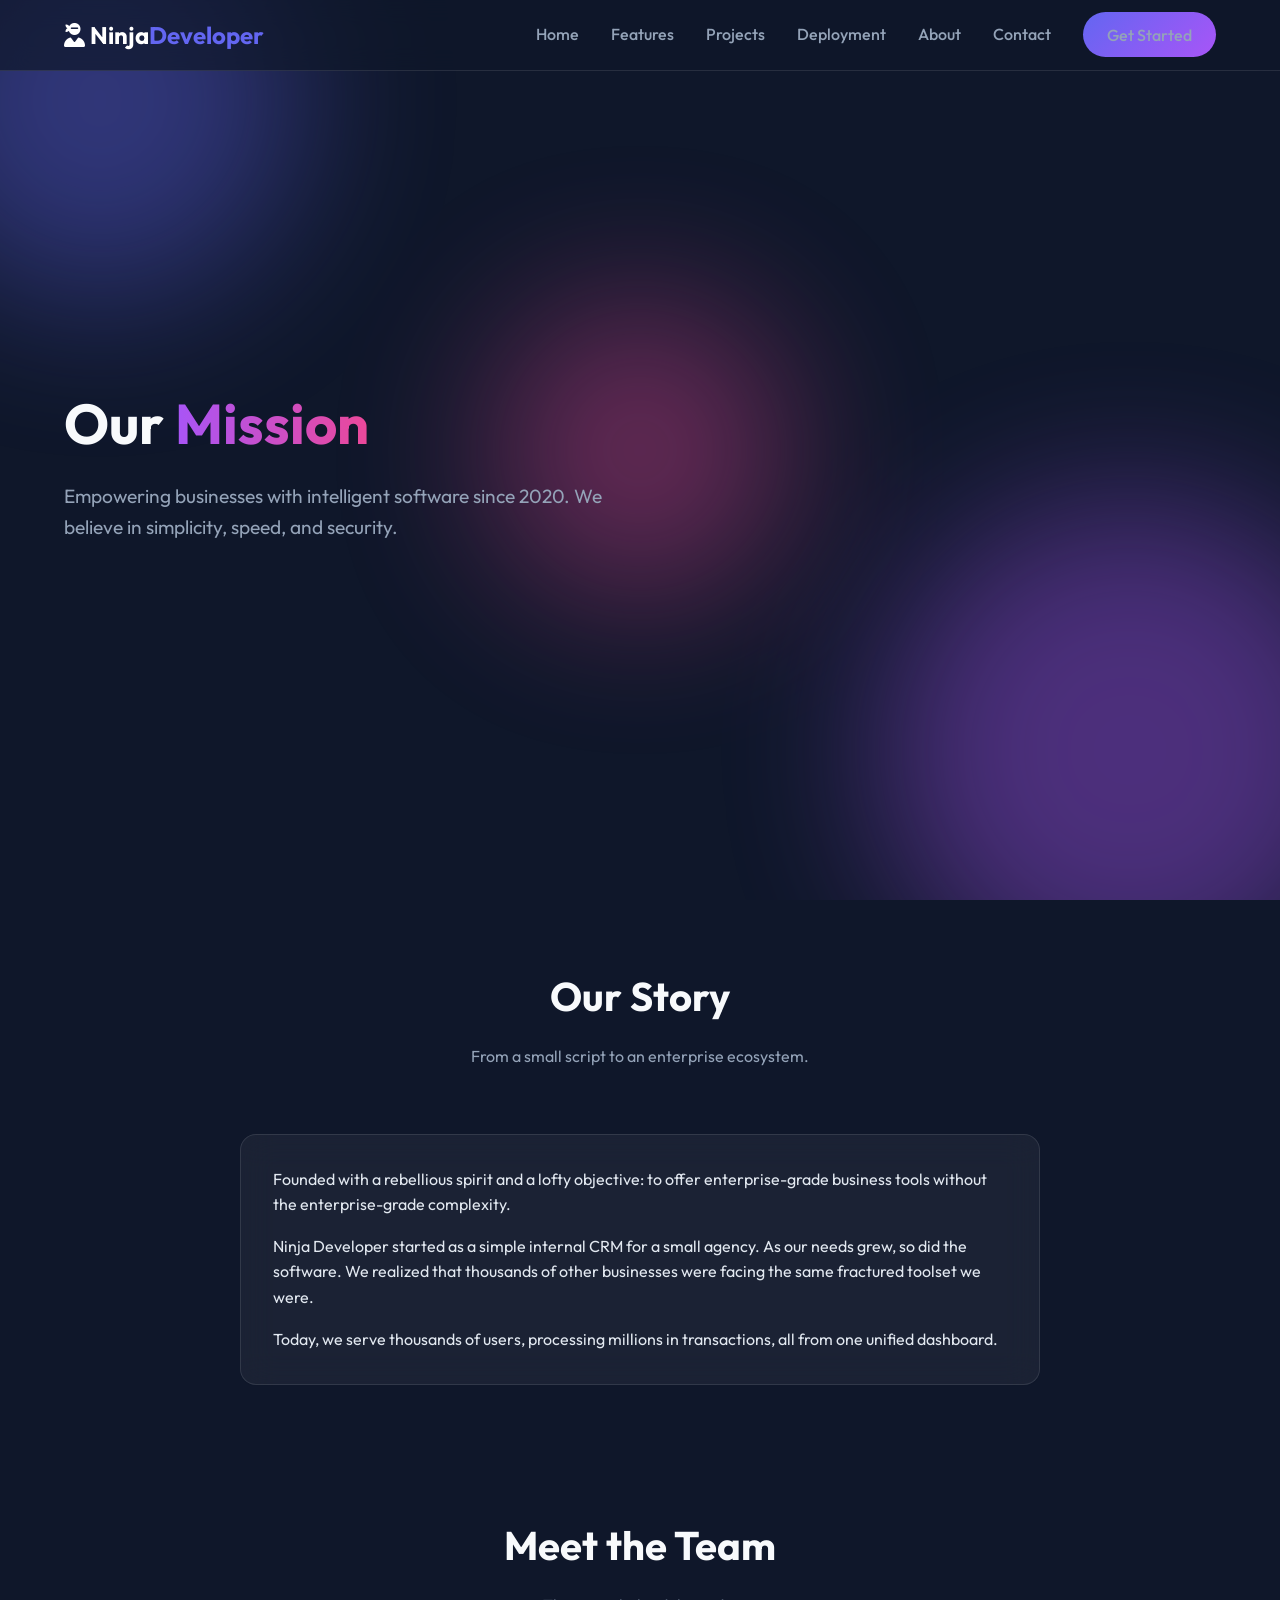
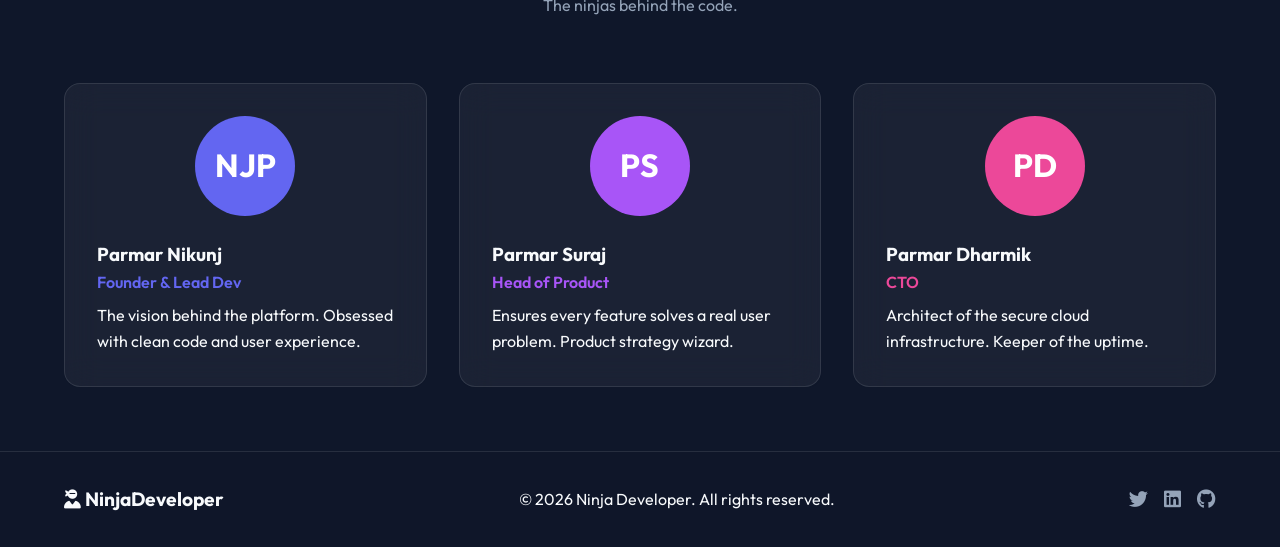
<file: about.html>
<!DOCTYPE html>
<html lang="en">

<head>
    <meta charset="UTF-8">
    <meta name="viewport" content="width=device-width, initial-scale=1.0">
    <title>About Us - Ninja Developer</title>
    <link rel="stylesheet" href="style.css">
    <link href="https://fonts.googleapis.com/css2?family=Outfit:wght@300;400;600;700&display=swap" rel="stylesheet">
    <link rel="stylesheet" href="https://cdnjs.cloudflare.com/ajax/libs/font-awesome/6.4.0/css/all.min.css">
</head>

<body>
    <div class="background-blobs">
        <div class="blob blob-1"></div>
        <div class="blob blob-2"></div>
        <div class="blob blob-3"></div>
    </div>

    <nav class="glass-nav">
        <div class="logo">
            <i class="fa-solid fa-user-ninja"></i> Ninja<span>Developer</span>
        </div>
        <ul class="nav-links">
            <li><a href="index.html">Home</a></li>
            <li><a href="features.html">Features</a></li>
            <li><a href="projects.html">Projects</a></li>
            <li><a href="deployment.html">Deployment</a></li>
            <li><a href="about.html" class="active">About</a></li>
            <li><a href="contact.html">Contact</a></li>
            <li><a href="deployment.html" class="btn-primary">Get Started</a></li>
        </ul>
        <div class="hamburger">
            <i class="fa-solid fa-bars"></i>
        </div>
    </nav>

    <header class="hero">
        <div class="hero-content">
            <h1 class="fade-in-up">Our <span class="gradient-text">Mission</span></h1>
            <p class="fade-in-up delay-1">Empowering businesses with intelligent software since 2020. We believe in
                simplicity, speed, and security.</p>
        </div>
    </header>

    <section class="about-section" style="padding: 4rem 5%;">
        <div class="section-header">
            <h2>Our Story</h2>
            <p>From a small script to an enterprise ecosystem.</p>
        </div>
        <div class="glass-card story-card" style="max-width: 800px; margin: 0 auto; text-align: left;">
            <p style="margin-bottom: 1rem; color: #e2e8f0;">
                Founded with a rebellious spirit and a lofty objective: to offer enterprise-grade business tools without
                the enterprise-grade complexity.
            </p>
            <p style="margin-bottom: 1rem; color: #e2e8f0;">
                Ninja Developer started as a simple internal CRM for a small agency. As our needs grew, so did the
                software. We realized that thousands of other businesses were facing the same fractured toolset we were.
            </p>
            <p style="color: #e2e8f0;">
                Today, we serve thousands of users, processing millions in transactions, all from one unified dashboard.
            </p>
        </div>
    </section>

    <!-- Meet the Team -->
    <section class="team-section" style="padding: 4rem 5%;">
        <div class="section-header">
            <h2>Meet the Team</h2>
            <p>The ninjas behind the code.</p>
        </div>
        <div class="features-grid">
            <div class="glass-card team-card">
                <div class="avatar blue" style="width: 100px; height: 100px; font-size: 2rem; margin: 0 auto 1.5rem;">
                    NJP
                </div>
                <h3>Parmar Nikunj</h3>
                <p style="color: var(--primary-color); font-weight: 600; margin-bottom: 0.5rem;">Founder & Lead Dev</p>
                <p>The vision behind the platform. Obsessed with clean code and user experience.</p>
            </div>
            <div class="glass-card team-card">
                <div class="avatar purple" style="width: 100px; height: 100px; font-size: 2rem; margin: 0 auto 1.5rem;">
                    PS</div>
                <h3>Parmar Suraj</h3>
                <p style="color: var(--secondary-color); font-weight: 600; margin-bottom: 0.5rem;">Head of Product</p>
                <p>Ensures every feature solves a real user problem. Product strategy wizard.</p>
            </div>
            <div class="glass-card team-card">
                <div class="avatar pink" style="width: 100px; height: 100px; font-size: 2rem; margin: 0 auto 1.5rem;">PD
                </div>
                <h3>Parmar Dharmik</h3>
                <p style="color: var(--accent-color); font-weight: 600; margin-bottom: 0.5rem;">CTO</p>
                <p>Architect of the secure cloud infrastructure. Keeper of the uptime.</p>
            </div>
        </div>
    </section>

    <footer>
        <div class="footer-content">
            <div class="footer-logo">
                <i class="fa-solid fa-user-ninja"></i> Ninja<span>Developer</span>
            </div>
            <p>&copy; 2026 Ninja Developer. All rights reserved.</p>
            <div class="social-links">
                <a href="#"><i class="fa-brands fa-twitter"></i></a>
                <a href="#"><i class="fa-brands fa-linkedin"></i></a>
                <a href="#"><i class="fa-brands fa-github"></i></a>
            </div>
        </div>
    </footer>

    <script src="script.js"></script>
</body>

</html>
</file>
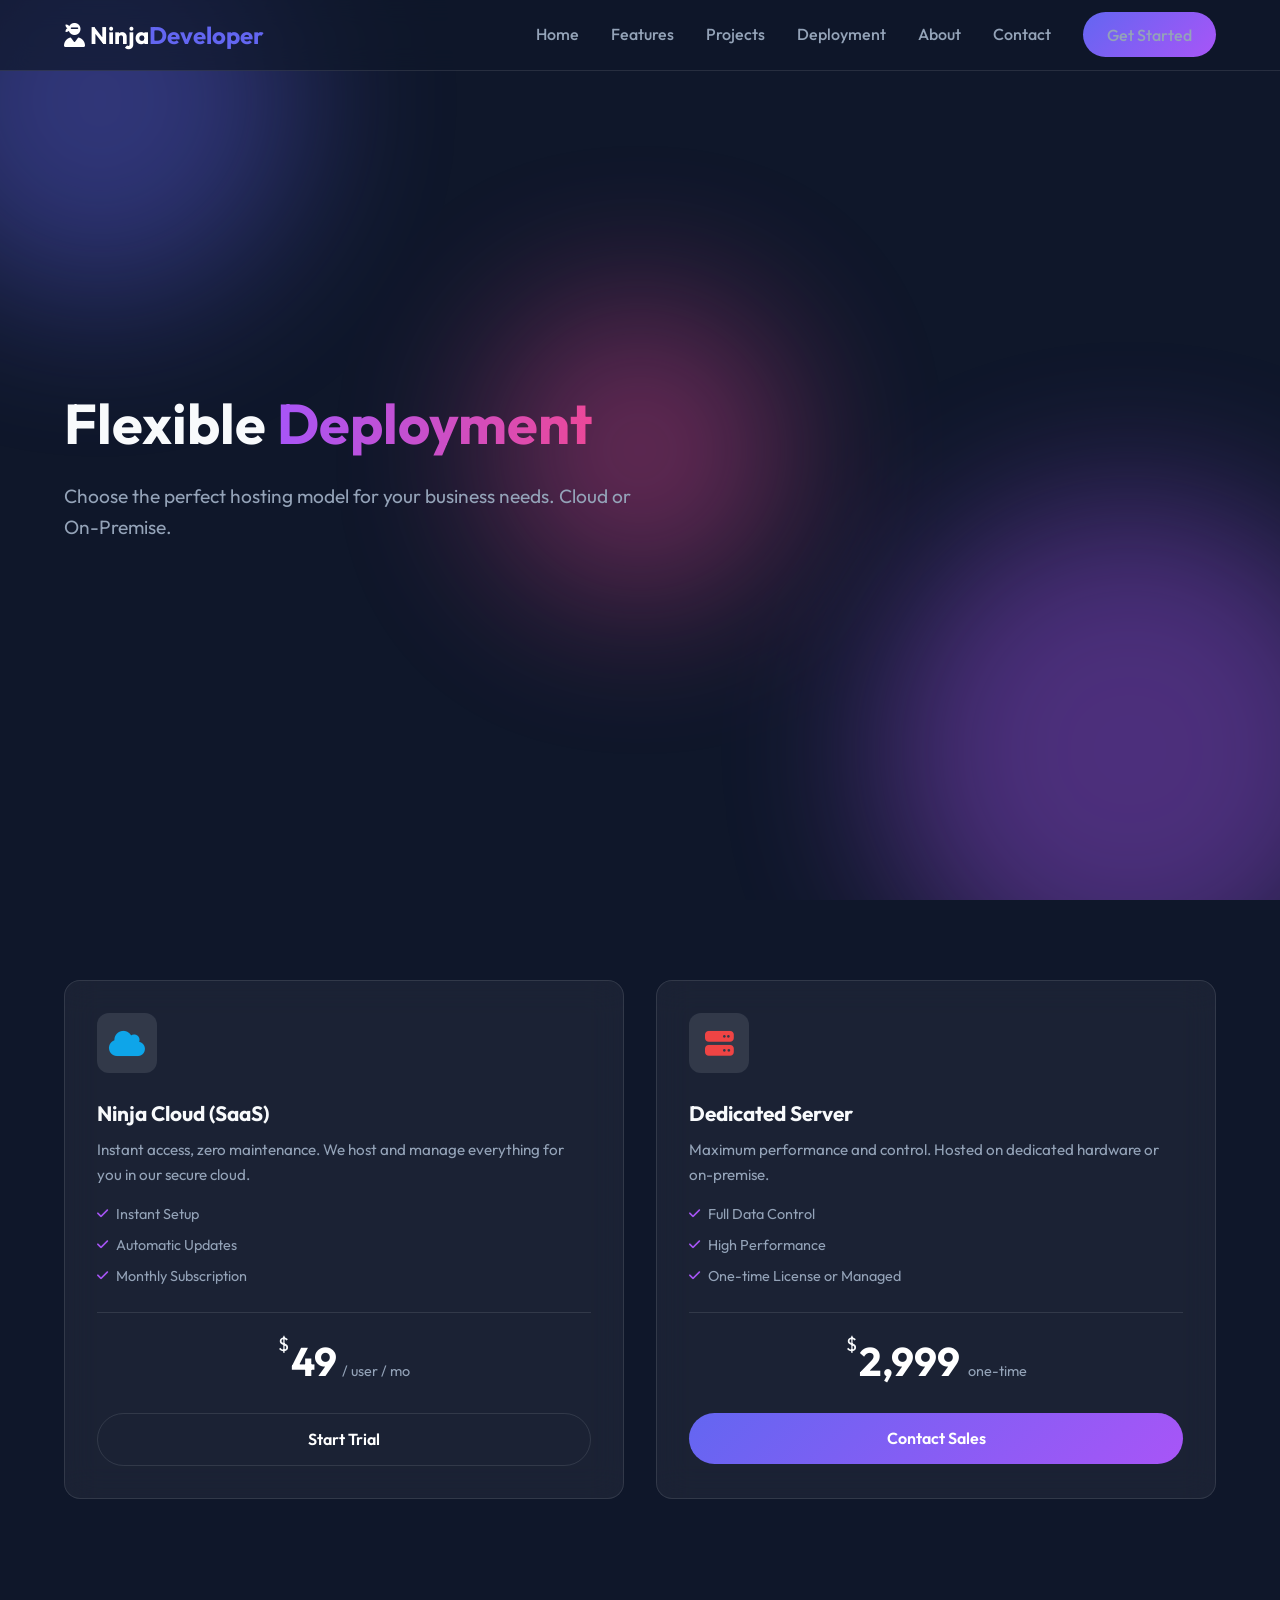
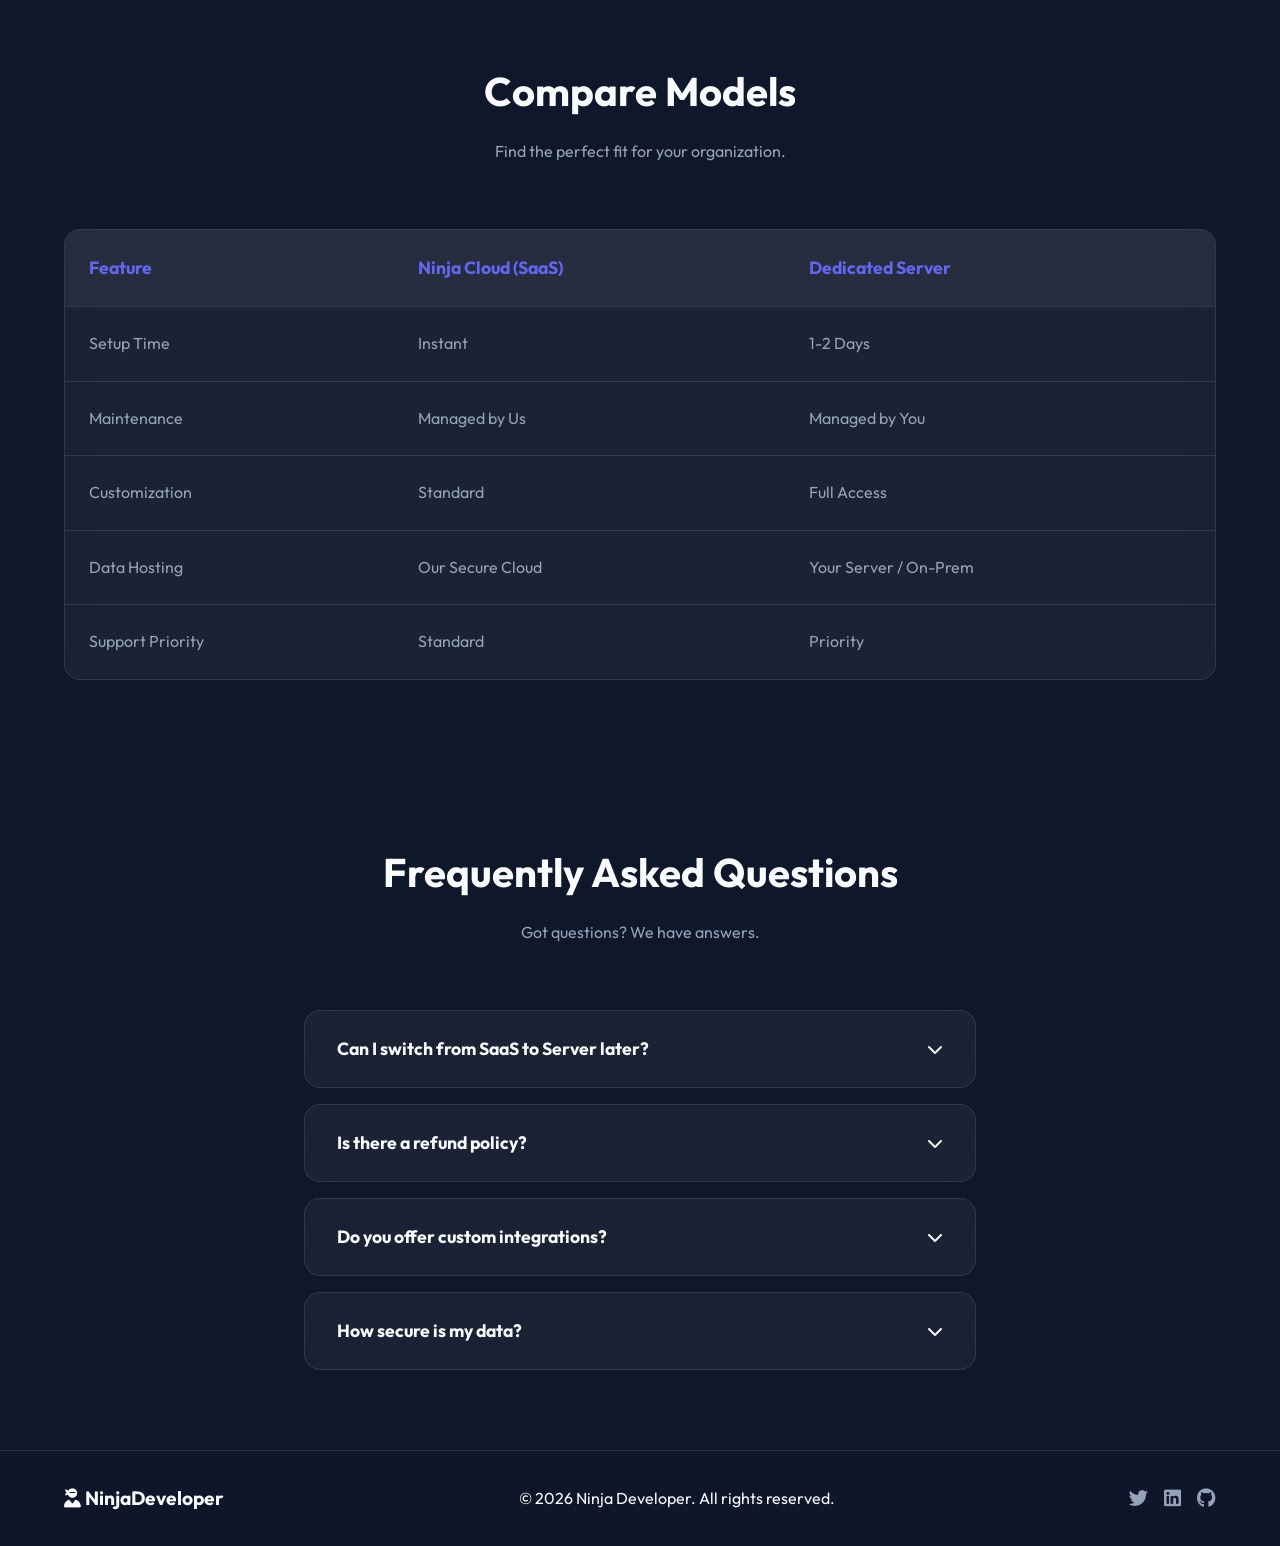
<file: deployment.html>
<!DOCTYPE html>
<html lang="en">

<head>
    <meta charset="UTF-8">
    <meta name="viewport" content="width=device-width, initial-scale=1.0">
    <title>Deployment & Pricing - Ninja Developer</title>
    <link rel="stylesheet" href="style.css">
    <link href="https://fonts.googleapis.com/css2?family=Outfit:wght@300;400;600;700&display=swap" rel="stylesheet">
    <link rel="stylesheet" href="https://cdnjs.cloudflare.com/ajax/libs/font-awesome/6.4.0/css/all.min.css">
</head>

<body>
    <div class="background-blobs">
        <div class="blob blob-1"></div>
        <div class="blob blob-2"></div>
        <div class="blob blob-3"></div>
    </div>

    <nav class="glass-nav">
        <div class="logo">
            <i class="fa-solid fa-user-ninja"></i> Ninja<span>Developer</span>
        </div>
        <ul class="nav-links">
            <li><a href="index.html">Home</a></li>
            <li><a href="features.html">Features</a></li>
            <li><a href="projects.html">Projects</a></li>
            <li><a href="deployment.html" class="active">Deployment</a></li>
            <li><a href="about.html">About</a></li>
            <li><a href="contact.html">Contact</a></li>
            <li><a href="deployment.html" class="btn-primary">Get Started</a></li>
        </ul>
        <div class="hamburger">
            <i class="fa-solid fa-bars"></i>
        </div>
    </nav>

    <header class="hero">
        <div class="hero-content">
            <h1 class="fade-in-up">Flexible <span class="gradient-text">Deployment</span></h1>
            <p class="fade-in-up delay-1">Choose the perfect hosting model for your business needs. Cloud or On-Premise.
            </p>
        </div>
    </header>

    <section id="deployment" class="features-section">
        <div class="features-grid">
            <!-- SaaS -->
            <div class="glass-card feature-card">
                <div class="icon-box saas-icon">
                    <i class="fa-solid fa-cloud"></i>
                </div>
                <h3>Ninja Cloud (SaaS)</h3>
                <p>Instant access, zero maintenance. We host and manage everything for you in our secure cloud.</p>
                <ul class="feature-list">
                    <li><i class="fa-solid fa-check"></i> Instant Setup</li>
                    <li><i class="fa-solid fa-check"></i> Automatic Updates</li>
                    <li><i class="fa-solid fa-check"></i> Monthly Subscription</li>
                </ul>
                <div class="pricing-block">
                    <span class="currency">$</span><span class="price">49</span><span class="period">/ user / mo</span>
                </div>
                <a href="contact.html" class="btn-secondary"
                    style="margin-top: 20px; width: 100%; text-align: center; display: block;">Start Trial</a>
            </div>

            <!-- Server -->
            <div class="glass-card feature-card">
                <div class="icon-box server-icon">
                    <i class="fa-solid fa-server"></i>
                </div>
                <h3>Dedicated Server</h3>
                <p>Maximum performance and control. Hosted on dedicated hardware or on-premise.</p>
                <ul class="feature-list">
                    <li><i class="fa-solid fa-check"></i> Full Data Control</li>
                    <li><i class="fa-solid fa-check"></i> High Performance</li>
                    <li><i class="fa-solid fa-check"></i> One-time License or Managed</li>
                </ul>
                <div class="pricing-block">
                    <span class="currency">$</span><span class="price">2,999</span><span class="period"> one-time</span>
                </div>
                <a href="contact.html" class="btn-primary"
                    style="margin-top: 20px; width: 100%; text-align: center; display: block;">Contact Sales</a>
            </div>
        </div>
    </section>

    <!-- Comparison Section -->
    <section id="comparison" class="comparison-section">
        <div class="section-header">
            <h2>Compare Models</h2>
            <p>Find the perfect fit for your organization.</p>
        </div>
        <div class="glass-card table-container">
            <table>
                <thead>
                    <tr>
                        <th>Feature</th>
                        <th>Ninja Cloud (SaaS)</th>
                        <th>Dedicated Server</th>
                    </tr>
                </thead>
                <tbody>
                    <tr>
                        <td>Setup Time</td>
                        <td>Instant</td>
                        <td>1-2 Days</td>
                    </tr>
                    <tr>
                        <td>Maintenance</td>
                        <td>Managed by Us</td>
                        <td>Managed by You</td>
                    </tr>
                    <tr>
                        <td>Customization</td>
                        <td>Standard</td>
                        <td>Full Access</td>
                    </tr>
                    <tr>
                        <td>Data Hosting</td>
                        <td>Our Secure Cloud</td>
                        <td>Your Server / On-Prem</td>
                    </tr>
                    <tr>
                        <td>Support Priority</td>
                        <td>Standard</td>
                        <td>Priority</td>
                    </tr>
                </tbody>
            </table>
        </div>
    </section>

    <!-- FAQ Section -->
    <section id="faq" class="faq-section">
        <div class="section-header">
            <h2>Frequently Asked Questions</h2>
            <p>Got questions? We have answers.</p>
        </div>
        <div class="faq-container">
            <div class="faq-item glass-card">
                <div class="faq-question">
                    <h3>Can I switch from SaaS to Server later?</h3>
                    <i class="fa-solid fa-chevron-down"></i>
                </div>
                <div class="faq-answer">
                    <p>Yes! We offer a seamless migration service to move your data from our cloud to your dedicated
                        server at any time.</p>
                </div>
            </div>
            <div class="faq-item glass-card">
                <div class="faq-question">
                    <h3>Is there a refund policy?</h3>
                    <i class="fa-solid fa-chevron-down"></i>
                </div>
                <div class="faq-answer">
                    <p>We offer a 30-day money-back guarantee for all SaaS subscriptions if you are not satisfied.</p>
                </div>
            </div>
            <div class="faq-item glass-card">
                <div class="faq-question">
                    <h3>Do you offer custom integrations?</h3>
                    <i class="fa-solid fa-chevron-down"></i>
                </div>
                <div class="faq-answer">
                    <p>Yes, our Dedicated Server plan supports custom API integrations and bespoke module development.
                    </p>
                </div>
            </div>
            <div class="faq-item glass-card">
                <div class="faq-question">
                    <h3>How secure is my data?</h3>
                    <i class="fa-solid fa-chevron-down"></i>
                </div>
                <div class="faq-answer">
                    <p>We use bank-grade AES-256 encryption and regular automated backups to ensure your data is always
                        safe.</p>
                </div>
            </div>
        </div>
    </section>

    <footer>
        <div class="footer-content">
            <div class="footer-logo">
                <i class="fa-solid fa-user-ninja"></i> Ninja<span>Developer</span>
            </div>
            <p>&copy; 2026 Ninja Developer. All rights reserved.</p>
            <div class="social-links">
                <a href="#"><i class="fa-brands fa-twitter"></i></a>
                <a href="#"><i class="fa-brands fa-linkedin"></i></a>
                <a href="#"><i class="fa-brands fa-github"></i></a>
            </div>
        </div>
    </footer>

    <script src="script.js"></script>
</body>

</html>
</file>
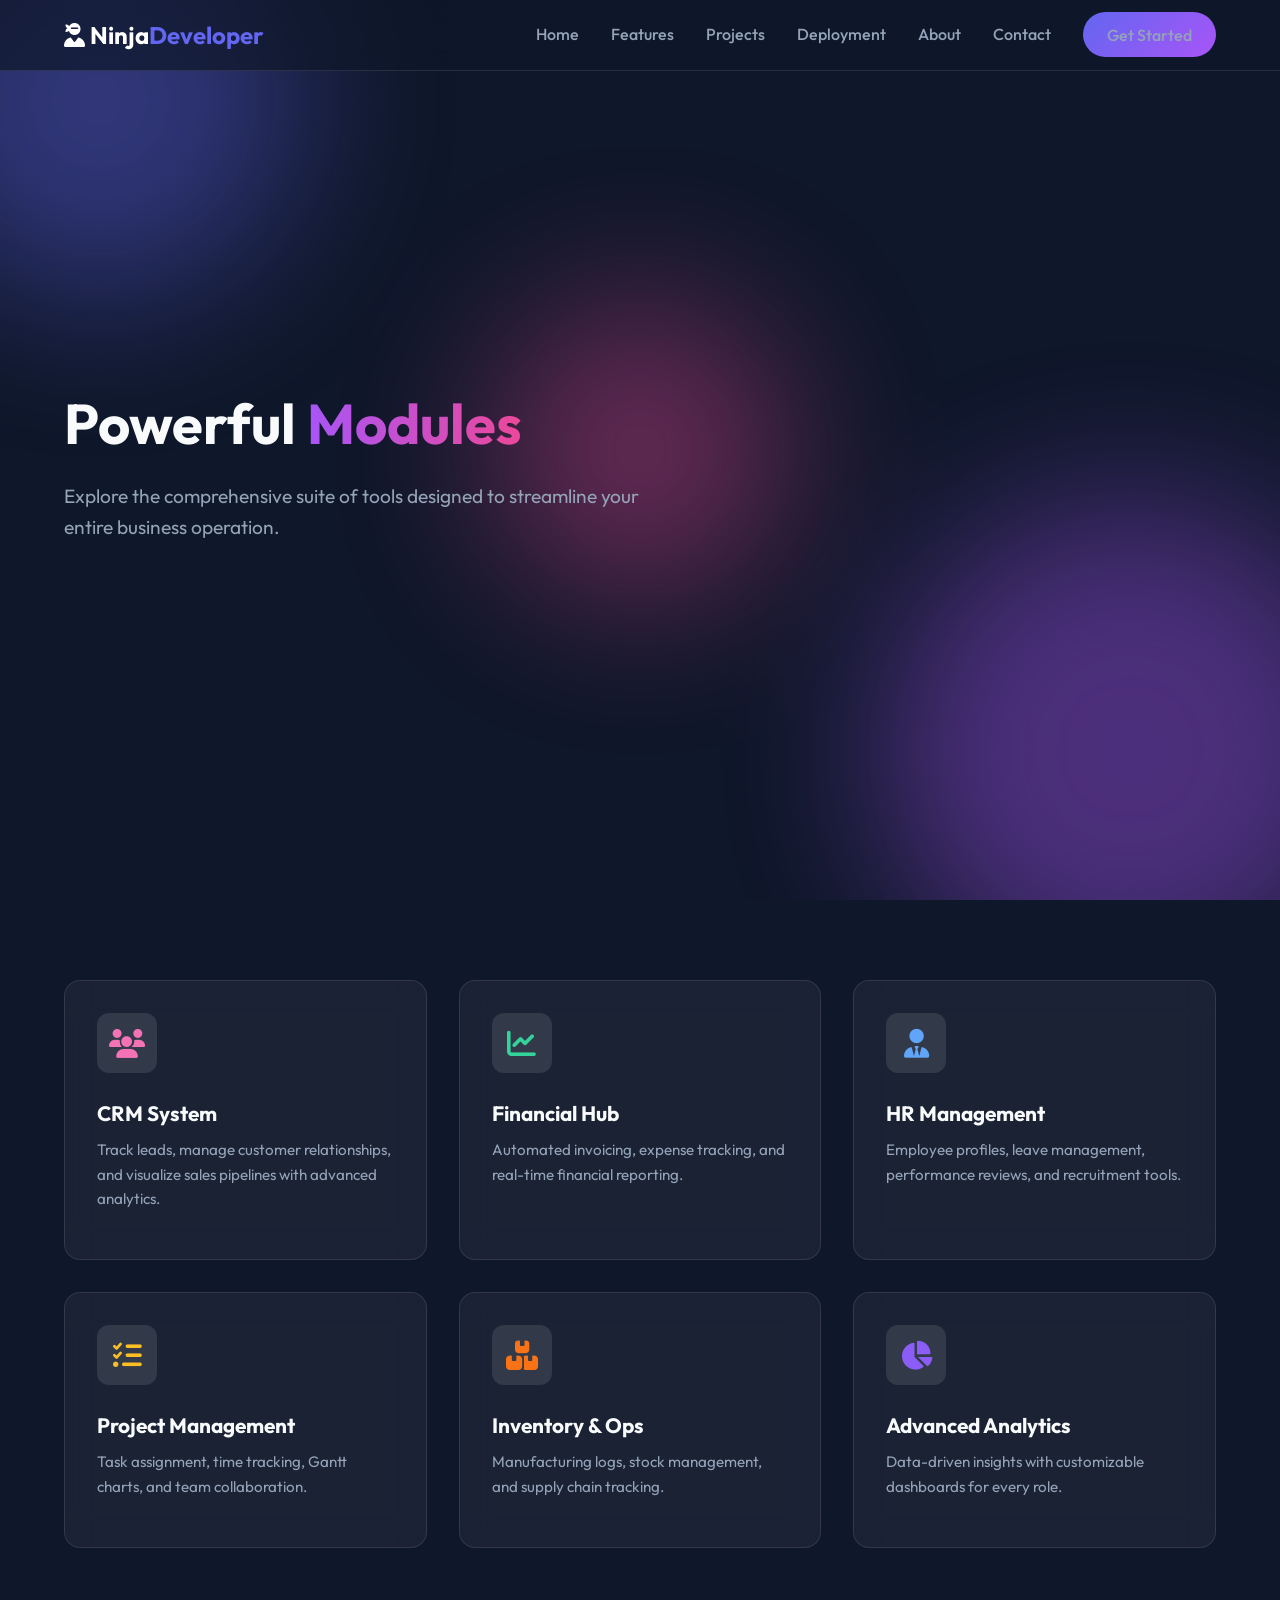
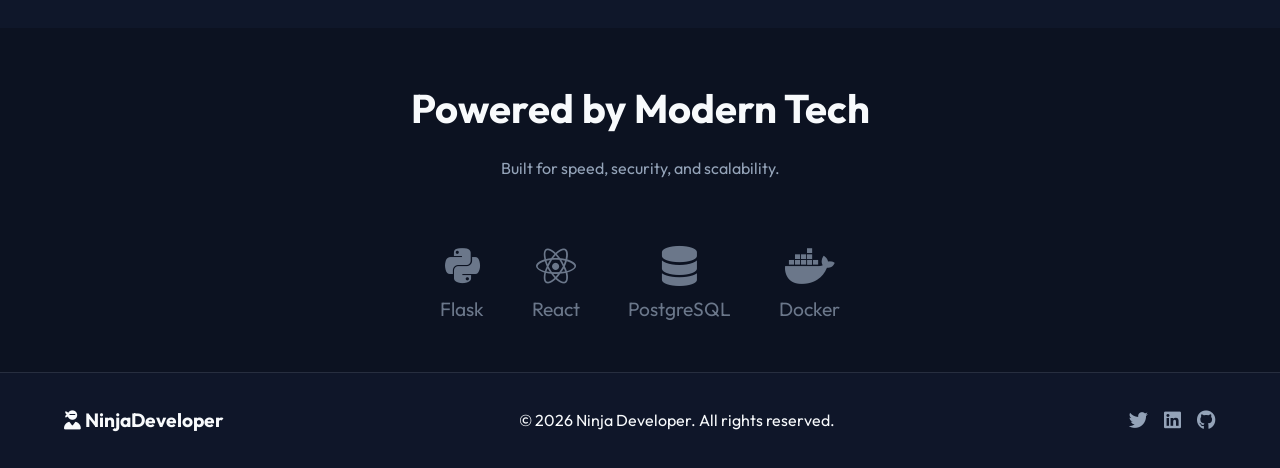
<file: features.html>
<!DOCTYPE html>
<html lang="en">

<head>
    <meta charset="UTF-8">
    <meta name="viewport" content="width=device-width, initial-scale=1.0">
    <title>Features - Ninja Developer</title>
    <link rel="stylesheet" href="style.css">
    <link href="https://fonts.googleapis.com/css2?family=Outfit:wght@300;400;600;700&display=swap" rel="stylesheet">
    <link rel="stylesheet" href="https://cdnjs.cloudflare.com/ajax/libs/font-awesome/6.4.0/css/all.min.css">
</head>

<body>
    <div class="background-blobs">
        <div class="blob blob-1"></div>
        <div class="blob blob-2"></div>
        <div class="blob blob-3"></div>
    </div>

    <nav class="glass-nav">
        <div class="logo">
            <i class="fa-solid fa-user-ninja"></i> Ninja<span>Developer</span>
        </div>
        <ul class="nav-links">
            <li><a href="index.html">Home</a></li>
            <li><a href="features.html" class="active">Features</a></li>
            <li><a href="projects.html">Projects</a></li>
            <li><a href="deployment.html">Deployment</a></li>
            <li><a href="about.html">About</a></li>
            <li><a href="contact.html">Contact</a></li>
            <li><a href="deployment.html" class="btn-primary">Get Started</a></li>
        </ul>
        <div class="hamburger">
            <i class="fa-solid fa-bars"></i>
        </div>
    </nav>

    <header class="hero">
        <div class="hero-content">
            <h1 class="fade-in-up">Powerful <span class="gradient-text">Modules</span></h1>
            <p class="fade-in-up delay-1">Explore the comprehensive suite of tools designed to streamline your entire
                business operation.</p>
        </div>
    </header>

    <section id="features" class="features-section">
        <div class="features-grid">
            <!-- CRM -->
            <div class="glass-card feature-card">
                <div class="icon-box crm-icon">
                    <i class="fa-solid fa-users"></i>
                </div>
                <h3>CRM System</h3>
                <p>Track leads, manage customer relationships, and visualize sales pipelines with advanced analytics.
                </p>
            </div>

            <!-- Finance -->
            <div class="glass-card feature-card">
                <div class="icon-box finance-icon">
                    <i class="fa-solid fa-chart-line"></i>
                </div>
                <h3>Financial Hub</h3>
                <p>Automated invoicing, expense tracking, and real-time financial reporting.</p>
            </div>

            <!-- HR -->
            <div class="glass-card feature-card">
                <div class="icon-box hr-icon">
                    <i class="fa-solid fa-user-tie"></i>
                </div>
                <h3>HR Management</h3>
                <p>Employee profiles, leave management, performance reviews, and recruitment tools.</p>
            </div>

            <!-- Project Management -->
            <div class="glass-card feature-card">
                <div class="icon-box pm-icon">
                    <i class="fa-solid fa-list-check"></i>
                </div>
                <h3>Project Management</h3>
                <p>Task assignment, time tracking, Gantt charts, and team collaboration.</p>
            </div>

            <!-- Inventory -->
            <div class="glass-card feature-card">
                <div class="icon-box inv-icon">
                    <i class="fa-solid fa-boxes-stacked"></i>
                </div>
                <h3>Inventory & Ops</h3>
                <p>Manufacturing logs, stock management, and supply chain tracking.</p>
            </div>

            <!-- Analytics -->
            <div class="glass-card feature-card">
                <div class="icon-box analytics-icon">
                    <i class="fa-solid fa-chart-pie"></i>
                </div>
                <h3>Advanced Analytics</h3>
                <p>Data-driven insights with customizable dashboards for every role.</p>
            </div>
        </div>
    </section>

    <section id="about" class="tech-stack">
        <div class="section-header">
            <h2>Powered by Modern Tech</h2>
            <p>Built for speed, security, and scalability.</p>
        </div>
        <div class="stack-container">
            <div class="stack-item">
                <i class="fa-brands fa-python"></i>
                <span>Flask</span>
            </div>
            <div class="stack-item">
                <i class="fa-brands fa-react"></i>
                <span>React</span>
            </div>
            <div class="stack-item">
                <i class="fa-solid fa-database"></i>
                <span>PostgreSQL</span>
            </div>
            <div class="stack-item">
                <i class="fa-brands fa-docker"></i>
                <span>Docker</span>
            </div>
        </div>
    </section>

    <footer>
        <div class="footer-content">
            <div class="footer-logo">
                <i class="fa-solid fa-user-ninja"></i> Ninja<span>Developer</span>
            </div>
            <p>&copy; 2026 Ninja Developer. All rights reserved.</p>
            <div class="social-links">
                <a href="#"><i class="fa-brands fa-twitter"></i></a>
                <a href="#"><i class="fa-brands fa-linkedin"></i></a>
                <a href="#"><i class="fa-brands fa-github"></i></a>
            </div>
        </div>
    </footer>

    <script src="script.js"></script>
</body>

</html>
</file>
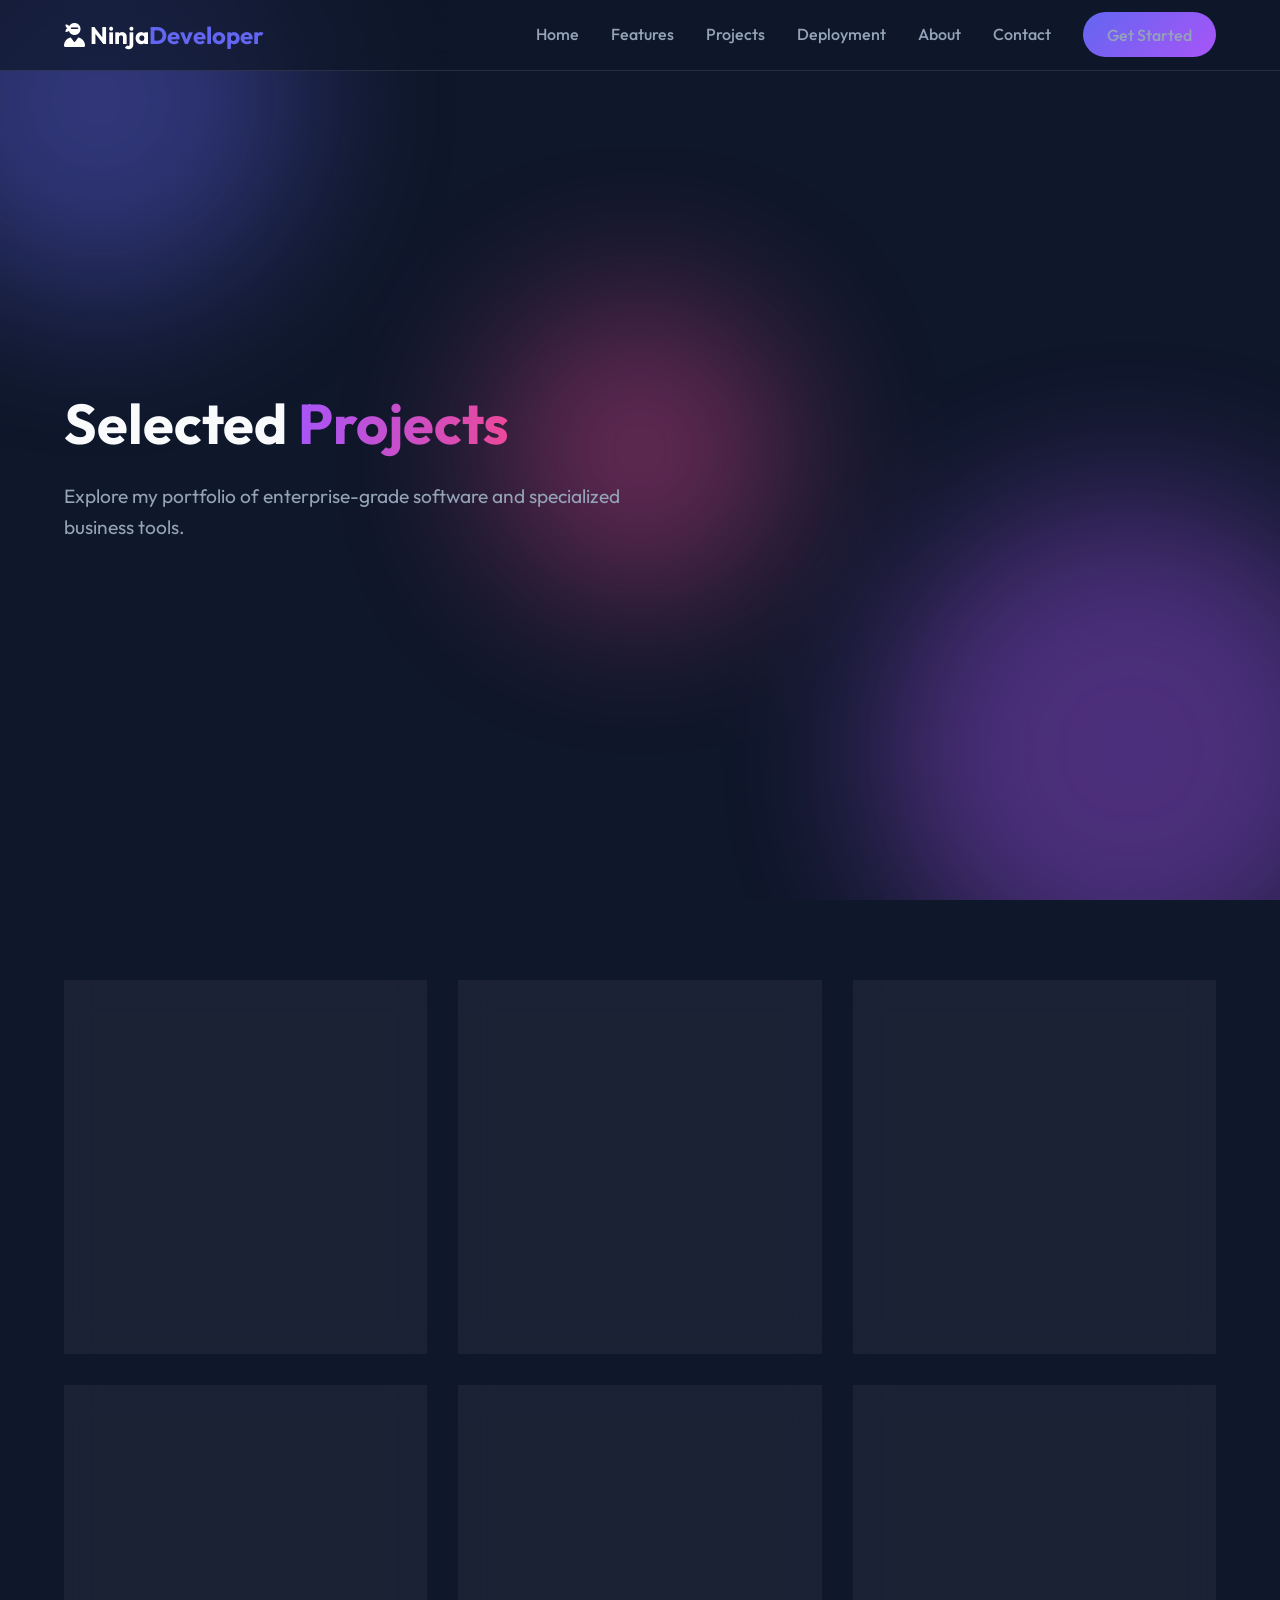
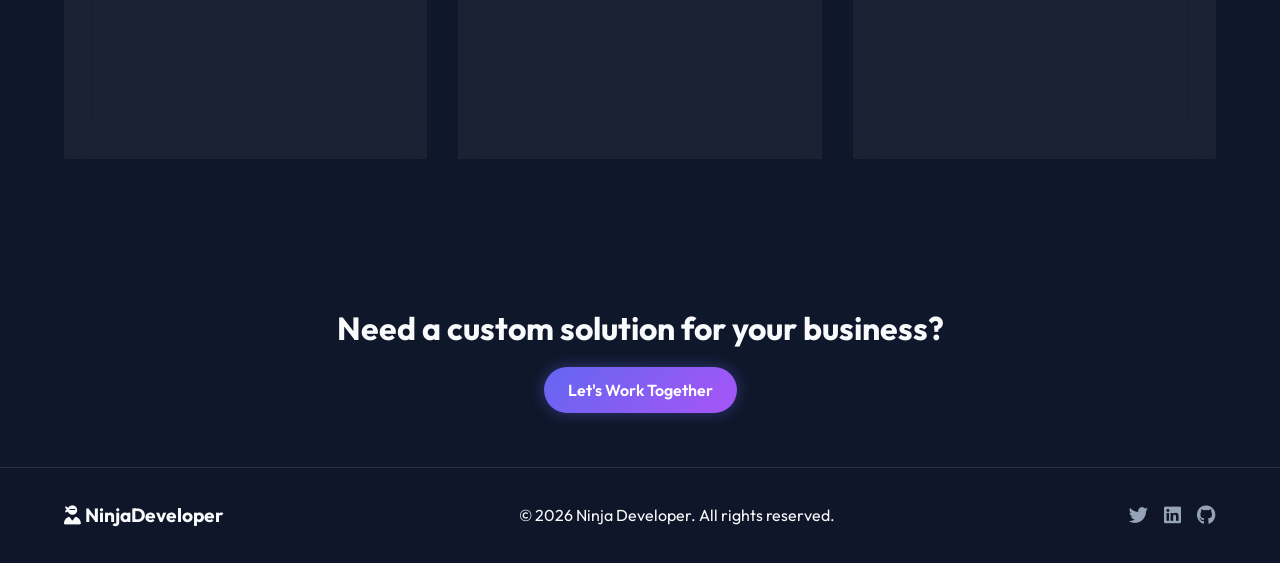
<file: projects.html>
<!DOCTYPE html>
<html lang="en">

<head>
    <meta charset="UTF-8">
    <meta name="viewport" content="width=device-width, initial-scale=1.0">
    <title>Projects - Ninja Developer</title>
    <link rel="stylesheet" href="style.css">
    <link href="https://fonts.googleapis.com/css2?family=Outfit:wght@300;400;600;700&display=swap" rel="stylesheet">
    <link rel="stylesheet" href="https://cdnjs.cloudflare.com/ajax/libs/font-awesome/6.4.0/css/all.min.css">
</head>

<body>
    <div class="background-blobs">
        <div class="blob blob-1"></div>
        <div class="blob blob-2"></div>
        <div class="blob blob-3"></div>
    </div>

    <nav class="glass-nav">
        <div class="logo">
            <i class="fa-solid fa-user-ninja"></i> Ninja<span>Developer</span>
        </div>
        <ul class="nav-links">
            <li><a href="index.html">Home</a></li>
            <li><a href="features.html">Features</a></li>
            <li><a href="projects.html" class="active">Projects</a></li>
            <li><a href="deployment.html">Deployment</a></li>
            <li><a href="about.html">About</a></li>
            <li><a href="contact.html">Contact</a></li>
            <li><a href="deployment.html" class="btn-primary">Get Started</a></li>
        </ul>
        <div class="hamburger">
            <i class="fa-solid fa-bars"></i>
        </div>
    </nav>

    <header class="hero">
        <div class="hero-content">
            <h1 class="fade-in-up">Selected <span class="gradient-text">Projects</span></h1>
            <p class="fade-in-up delay-1">Explore my portfolio of enterprise-grade software and specialized business tools.</p>
        </div>
    </header>

    <section id="projects" class="features-section">
        <div class="features-grid">
            <!-- Ninja Dev Dashboard -->
            <div class="glass-card feature-card">
                <div class="icon-box" style="color: #6366f1;">
                    <i class="fa-solid fa-gauge-high"></i>
                </div>
                <h3>Ninja Dev Dashboard</h3>
                <p>A comprehensive business suite for employee management, invoicing, and real-time operational tracking.</p>
                <div class="feature-list">
                    <li><i class="fa-solid fa-check"></i> Python / Flask</li>
                    <li><i class="fa-solid fa-check"></i> SQLAlchemy</li>
                    <li><i class="fa-solid fa-check"></i> Enterprise UI</li>
                </div>
            </header>
            </div>

            <!-- CRM System -->
            <div class="glass-card feature-card">
                <div class="icon-box" style="color: #f472b6;">
                    <i class="fa-solid fa-users-gear"></i>
                </div>
                <h3>CRM System</h3>
                <p>Advanced Customer Relationship Management platform for lead tracking and sales pipeline visualization.</p>
                <div class="feature-list">
                    <li><i class="fa-solid fa-check"></i> Flask Backend</li>
                    <li><i class="fa-solid fa-check"></i> SQLite</li>
                    <li><i class="fa-solid fa-check"></i> Analytics</li>
                </div>
            </div>

            <!-- Neo Banking System -->
            <div class="glass-card feature-card">
                <div class="icon-box" style="color: #34d399;">
                    <i class="fa-solid fa-building-columns"></i>
                </div>
                <h3>Neo Banking System</h3>
                <p>Sophisticated digital banking simulation with transaction history and secure fund transfers.</p>
                <div class="feature-list">
                    <li><i class="fa-solid fa-check"></i> FinTech Logic</li>
                    <li><i class="fa-solid fa-check"></i> Data Security</li>
                    <li><i class="fa-solid fa-check"></i> Python</li>
                </div>
            </div>

            <!-- Xerox Business Manager -->
            <div class="glass-card feature-card">
                <div class="icon-box" style="color: #fbbf24;">
                    <i class="fa-solid fa-print"></i>
                </div>
                <h3>Xerox Manager</h3>
                <p>Specialized business management tool for printing shops with automated invoicing and order tracking.</p>
                <div class="feature-list">
                    <li><i class="fa-solid fa-check"></i> Flask</li>
                    <li><i class="fa-solid fa-check"></i> Order Workflows</li>
                    <li><i class="fa-solid fa-check"></i> Business Logic</li>
                </div>
            </div>

            <!-- Employee HR System -->
            <div class="glass-card feature-card">
                <div class="icon-box" style="color: #60a5fa;">
                    <i class="fa-solid fa-user-tie"></i>
                </div>
                <h3>Employee HR System</h3>
                <p>All-in-one HR solution for workforce management, payroll, and attendance tracking.</p>
                <div class="feature-list">
                    <li><i class="fa-solid fa-check"></i> HR Management</li>
                    <li><i class="fa-solid fa-check"></i> Web App</li>
                    <li><i class="fa-solid fa-check"></i> MySQL</li>
                </div>
            </div>

            <!-- Invoice Generator -->
            <div class="glass-card feature-card">
                <div class="icon-box" style="color: #f97316;">
                    <i class="fa-solid fa-file-invoice-dollar"></i>
                </div>
                <h3>Invoice Generator</h3>
                <p>Automated billing system designed for freelancers and small businesses to generate professional PDF invoices.</p>
                <div class="feature-list">
                    <li><i class="fa-solid fa-check"></i> Automation</li>
                    <li><i class="fa-solid fa-check"></i> PDF Generation</li>
                    <li><i class="fa-solid fa-check"></i> Flask</li>
                </div>
            </div>
        </div>
    </section>

    <section class="cta-section" style="padding: 4rem 5%; text-align: center;">
        <h2 style="font-size: 2rem; margin-bottom: 1.5rem;">Need a custom solution for your business?</h2>
        <a href="contact.html" class="btn-primary glowing">Let's Work Together</a>
    </section>

    <footer>
        <div class="footer-content">
            <div class="footer-logo">
                <i class="fa-solid fa-user-ninja"></i> Ninja<span>Developer</span>
            </div>
            <p>&copy; 2026 Ninja Developer. All rights reserved.</p>
            <div class="social-links">
                <a href="#"><i class="fa-brands fa-twitter"></i></a>
                <a href="#"><i class="fa-brands fa-linkedin"></i></a>
                <a href="#"><i class="fa-brands fa-github"></i></a>
            </div>
        </div>
    </footer>

    <script src="script.js"></script>
</body>

</html>
</file>
<file: style.css>
:root {
    --primary-color: #6366f1;
    --secondary-color: #a855f7;
    --accent-color: #ec4899;
    --dark-bg: #0f172a;
    --glass-bg: rgba(255, 255, 255, 0.05);
    --glass-border: rgba(255, 255, 255, 0.1);
    --text-main: #f8fafc;
    --text-muted: #94a3b8;
    --font-main: 'Outfit', sans-serif;
}

* {
    margin: 0;
    padding: 0;
    box-sizing: border-box;
}

body {
    font-family: var(--font-main);
    background-color: var(--dark-bg);
    color: var(--text-main);
    overflow-x: hidden;
    line-height: 1.6;
}

/* Background Blobs */
.background-blobs {
    position: fixed;
    top: 0;
    left: 0;
    width: 100%;
    height: 100%;
    z-index: -1;
    overflow: hidden;
}

.blob {
    position: absolute;
    border-radius: 50%;
    filter: blur(80px);
    opacity: 0.4;
    animation: drift 20s infinite alternate;
}

.blob-1 {
    width: 400px;
    height: 400px;
    background: var(--primary-color);
    top: -100px;
    left: -100px;
}

.blob-2 {
    width: 500px;
    height: 500px;
    background: var(--secondary-color);
    bottom: -100px;
    right: -100px;
    animation-delay: -5s;
}

.blob-3 {
    width: 300px;
    height: 300px;
    background: var(--accent-color);
    top: 50%;
    left: 50%;
    transform: translate(-50%, -50%);
    animation-delay: -10s;
}

@keyframes drift {
    0% {
        transform: translate(0, 0) scale(1);
    }

    100% {
        transform: translate(30px, 50px) scale(1.1);
    }
}

/* Glass Components */
.glass-nav {
    background: rgba(15, 23, 42, 0.7);
    backdrop-filter: blur(12px);
    border-bottom: 1px solid var(--glass-border);
    position: fixed;
    width: 100%;
    top: 0;
    z-index: 1000;
    display: flex;
    justify-content: space-between;
    align-items: center;
    padding: 1rem 5%;
}

.glass-card {
    background: var(--glass-bg);
    backdrop-filter: blur(16px);
    border: 1px solid var(--glass-border);
    border-radius: 16px;
    padding: 2rem;
    transition: transform 0.3s ease, box-shadow 0.3s ease;
}

.glass-card:hover {
    transform: translateY(-5px);
    box-shadow: 0 10px 30px rgba(0, 0, 0, 0.2);
    border-color: rgba(255, 255, 255, 0.2);
}

/* Navigation */
.logo {
    font-size: 1.5rem;
    font-weight: 700;
    color: white;
}

.logo span {
    color: var(--primary-color);
}

.nav-links {
    display: flex;
    list-style: none;
    gap: 2rem;
    align-items: center;
}

.nav-links a {
    text-decoration: none;
    color: var(--text-muted);
    font-weight: 500;
    transition: color 0.3s;
}

.nav-links a:hover {
    color: white;
}

.hamburger {
    display: none;
    font-size: 1.5rem;
    cursor: pointer;
}

/* Buttons */
.btn-primary {
    background: linear-gradient(135deg, var(--primary-color), var(--secondary-color));
    color: white;
    padding: 0.8rem 1.5rem;
    border-radius: 50px;
    text-decoration: none;
    font-weight: 600;
    border: none;
    cursor: pointer;
    transition: transform 0.2s, box-shadow 0.2s;
}

.btn-primary:hover {
    transform: scale(1.05);
    box-shadow: 0 0 20px rgba(99, 102, 241, 0.5);
}

.btn-primary.glowing {
    box-shadow: 0 0 15px rgba(99, 102, 241, 0.4);
}

.btn-secondary {
    background: transparent;
    border: 1px solid var(--glass-border);
    color: white;
    padding: 0.8rem 1.5rem;
    border-radius: 50px;
    text-decoration: none;
    font-weight: 600;
    transition: background 0.3s;
}

.btn-secondary:hover {
    background: rgba(255, 255, 255, 0.1);
}

/* Hero Section */
.hero {
    min-height: 100vh;
    display: flex;
    align-items: center;
    justify-content: space-between;
    padding: 6rem 5% 2rem;
    gap: 2rem;
}

.hero-content {
    flex: 1;
    max-width: 600px;
}

.hero-content h1 {
    font-size: 3.5rem;
    line-height: 1.2;
    margin-bottom: 1.5rem;
}

.gradient-text {
    background: linear-gradient(to right, var(--secondary-color), var(--accent-color));
    -webkit-background-clip: text;
    background-clip: text;
    color: transparent;
}

.hero-content p {
    font-size: 1.2rem;
    color: var(--text-muted);
    margin-bottom: 2rem;
}

.cta-group {
    display: flex;
    gap: 1rem;
}

.hero-visual {
    flex: 1;
    display: flex;
    justify-content: center;
}

.visual-card {
    width: 100%;
    max-width: 400px;
    height: 300px;
    position: relative;
    background: rgba(15, 23, 42, 0.6);
}

.card-header {
    display: flex;
    gap: 8px;
    margin-bottom: 2rem;
}

.dot {
    width: 12px;
    height: 12px;
    border-radius: 50%;
}

.red {
    background: #ff5f56;
}

.yellow {
    background: #ffbd2e;
}

.green {
    background: #27c93f;
}

.mock-chart {
    display: flex;
    align-items: flex-end;
    justify-content: space-around;
    height: 150px;
    margin-bottom: 1rem;
}

.bar {
    width: 15%;
    background: linear-gradient(to top, var(--primary-color), var(--secondary-color));
    border-radius: 4px;
    opacity: 0.8;
}

.mock-stats {
    display: flex;
    justify-content: space-between;
    color: var(--text-muted);
    font-size: 0.9rem;
}

.mock-stats h3 {
    color: white;
    font-size: 1.2rem;
}

.success {
    color: #27c93f !important;
}

/* Features Section */
.features-section {
    padding: 5rem 5%;
}

.section-header {
    text-align: center;
    margin-bottom: 4rem;
}

.section-header h2 {
    font-size: 2.5rem;
    margin-bottom: 1rem;
}

.section-header p {
    color: var(--text-muted);
}

.features-grid {
    display: grid;
    grid-template-columns: repeat(auto-fit, minmax(300px, 1fr));
    gap: 2rem;
}

.icon-box {
    width: 60px;
    height: 60px;
    border-radius: 12px;
    background: rgba(255, 255, 255, 0.1);
    display: flex;
    align-items: center;
    justify-content: center;
    font-size: 1.8rem;
    margin-bottom: 1.5rem;
    color: var(--primary-color);
}

.crm-icon {
    color: #f472b6;
}

.finance-icon {
    color: #34d399;
}

.hr-icon {
    color: #60a5fa;
}

.pm-icon {
    color: #fbbf24;
}

.inv-icon {
    color: #f97316;
}

.analytics-icon {
    color: #8b5cf6;
}

.saas-icon {
    color: #0ea5e9;
}

.server-icon {
    color: #ef4444;
}

.feature-card h3 {
    margin-bottom: 0.5rem;
    font-size: 1.3rem;
}

.feature-card p {
    color: var(--text-muted);
    font-size: 0.95rem;
    margin-bottom: 1rem;
}

.feature-list {
    list-style: none;
    margin-top: 1rem;
}

.feature-list li {
    display: flex;
    align-items: center;
    gap: 0.5rem;
    color: var(--text-muted);
    font-size: 0.9rem;
    margin-bottom: 0.5rem;
}

.feature-list li i {
    color: var(--secondary-color);
    font-size: 0.8rem;
}

.pricing-block {
    margin-top: 1.5rem;
    padding-top: 1rem;
    border-top: 1px solid rgba(255, 255, 255, 0.1);
    text-align: center;
}

.pricing-block .currency {
    font-size: 1.2rem;
    vertical-align: top;
    margin-right: 2px;
}

.pricing-block .price {
    font-size: 2.5rem;
    font-weight: 700;
    color: white;
}

.pricing-block .period {
    color: var(--text-muted);
    font-size: 0.9rem;
    margin-left: 5px;
}

/* Tech Stack */
.tech-stack {
    padding: 3rem 5%;
    background: rgba(0, 0, 0, 0.2);
    text-align: center;
}

.stack-container {
    display: flex;
    justify-content: center;
    gap: 3rem;
    margin-top: 2rem;
    flex-wrap: wrap;
}

.stack-item {
    display: flex;
    flex-direction: column;
    align-items: center;
    gap: 0.5rem;
    color: var(--text-muted);
    font-size: 1.2rem;
    opacity: 0.7;
    transition: opacity 0.3s;
}

.stack-item:hover {
    opacity: 1;
    color: var(--primary-color);
}

.stack-item i {
    font-size: 2.5rem;
}

/* Contact Section */
.contact-section {
    padding: 5rem 5%;
    display: flex;
    justify-content: center;
}

.contact-form-card {
    width: 100%;
    max-width: 600px;
}

.contact-form-card h2 {
    margin-bottom: 0.5rem;
    text-align: center;
}

.contact-form-card p {
    text-align: center;
    color: var(--text-muted);
    margin-bottom: 2rem;
}

.form-group {
    margin-bottom: 1.5rem;
}

input,
textarea {
    width: 100%;
    padding: 1rem;
    background: rgba(255, 255, 255, 0.05);
    border: 1px solid var(--glass-border);
    border-radius: 8px;
    color: white;
    font-family: inherit;
    font-size: 1rem;
    outline: none;
    transition: border-color 0.3s;
}

input:focus,
textarea:focus {
    border-color: var(--primary-color);
}

button[type="submit"] {
    width: 100%;
}

/* Footer */
footer {
    padding: 2rem 5%;
    border-top: 1px solid var(--glass-border);
    background: rgba(15, 23, 42, 0.8);
}

.footer-content {
    display: flex;
    justify-content: space-between;
    align-items: center;
}

.footer-logo {
    font-weight: 700;
    font-size: 1.2rem;
}

.social-links {
    display: flex;
    gap: 1rem;
}

.social-links a {
    color: var(--text-muted);
    font-size: 1.2rem;
    transition: color 0.3s;
}

.social-links a:hover {
    color: var(--primary-color);
}

/* Animations */
.fade-in-up {
    opacity: 0;
    transform: translateY(20px);
    animation: fadeInUp 0.8s forwards;
}

@keyframes fadeInUp {
    to {
        opacity: 1;
        transform: translateY(0);
    }
}

.delay-1 {
    animation-delay: 0.2s;
}

.delay-2 {
    animation-delay: 0.4s;
}

.delay-3 {
    animation-delay: 0.6s;
}

/* Responsive */
@media (max-width: 768px) {
    .nav-links {
        display: none;
    }

    .hamburger {
        display: block;
    }

    .hero {
        flex-direction: column;
        text-align: center;
        padding-top: 8rem;
    }

    .hero-content h1 {
        font-size: 2.5rem;
    }

    .cta-group {
        justify-content: center;
    }

    .footer-content {
        flex-direction: column;
        gap: 1rem;
    }
}

/* Comparison Table */
.comparison-section {
    padding: 5rem 5%;
}

.table-container {
    overflow-x: auto;
    padding: 0;
}

table {
    width: 100%;
    border-collapse: collapse;
    min-width: 600px;
}

th,
td {
    padding: 1.5rem;
    text-align: left;
    border-bottom: 1px solid rgba(255, 255, 255, 0.1);
}

th {
    background: rgba(255, 255, 255, 0.05);
    color: var(--primary-color);
    font-size: 1.1rem;
}

td {
    color: var(--text-muted);
}

tr:last-child td {
    border-bottom: none;
}

tr:hover td {
    background: rgba(255, 255, 255, 0.02);
    color: white;
}

/* Demo Section */
.demo-section {
    padding: 5rem 5%;
    text-align: center;
}

.demo-container {
    max-width: 900px;
    margin: 0 auto;
    height: 500px;
    background: linear-gradient(rgba(15, 23, 42, 0.8), rgba(15, 23, 42, 0.8)), url('https://via.placeholder.com/1200x600/0f172a/6366f1?text=Dashboard+Preview');
    background-size: cover;
    background-position: center;
    position: relative;
    display: flex;
    align-items: center;
    justify-content: center;
    flex-direction: column;
    overflow: hidden;
    border-radius: 16px;
    border: 1px solid var(--glass-border);
}

.play-button {
    width: 80px;
    height: 80px;
    background: rgba(255, 255, 255, 0.1);
    backdrop-filter: blur(10px);
    border-radius: 50%;
    display: flex;
    align-items: center;
    justify-content: center;
    font-size: 2rem;
    color: white;
    border: 2px solid white;
    cursor: pointer;
    transition: transform 0.3s, background 0.3s;
}

.play-button:hover {
    transform: scale(1.1);
    background: var(--primary-color);
    border-color: var(--primary-color);
}

.demo-placeholder-text {
    margin-top: 1rem;
    color: white;
    font-weight: 600;
    letter-spacing: 1px;
}

/* Testimonials */
.testimonials-section {
    padding: 5rem 5%;
}

.quote-icon {
    font-size: 2rem;
    color: var(--glass-border);
    margin-bottom: 1rem;
}

.testimonial-card p {
    font-size: 1.1rem;
    font-style: italic;
    margin-bottom: 1.5rem;
    color: #e2e8f0;
}

.user-info {
    display: flex;
    align-items: center;
    gap: 1rem;
}

.avatar {
    width: 50px;
    height: 50px;
    border-radius: 50%;
    display: flex;
    align-items: center;
    justify-content: center;
    font-weight: 700;
    color: white;
}

.avatar.blue {
    background: var(--primary-color);
}

.avatar.purple {
    background: var(--secondary-color);
}

.avatar.pink {
    background: var(--accent-color);
}

.user-info h4 {
    font-size: 1rem;
    margin-bottom: 0px;
}

.user-info span {
    font-size: 0.8rem;
    color: var(--text-muted);
}

/* FAQ Section */
.faq-section {
    padding: 5rem 5%;
    max-width: 800px;
    margin: 0 auto;
}

.faq-container {
    display: flex;
    flex-direction: column;
    gap: 1rem;
}

.faq-item {
    padding: 1.5rem 2rem;
    cursor: pointer;
}

.faq-question {
    display: flex;
    justify-content: space-between;
    align-items: center;
}

.faq-question h3 {
    font-size: 1.1rem;
    margin: 0;
}

.faq-question i {
    transition: transform 0.3s;
}

.faq-answer {
    max-height: 0;
    overflow: hidden;
    transition: max-height 0.3s ease, margin-top 0.3s ease;
}

.faq-answer p {
    color: var(--text-muted);
    margin: 0;
}

.faq-item.active .faq-answer {
    max-height: 200px;
    margin-top: 1rem;
}

.faq-item.active .faq-question i {
    transform: rotate(180deg);
}

/* Narrative Sections (Problem/Solution) */
.narrative-section {
    padding: 6rem 5%;
    text-align: center;
    position: relative;
    overflow: hidden;
}

.narrative-content {
    max-width: 800px;
    margin: 0 auto;
    position: relative;
    z-index: 1;
}

.problem-bg {
    background: linear-gradient(180deg, var(--dark-bg) 0%, #1a0b14 100%);
    border-bottom: 1px solid rgba(239, 68, 68, 0.1);
}

.solution-bg {
    background: linear-gradient(180deg, #0b1a14 0%, var(--dark-bg) 100%);
    border-top: 1px solid rgba(16, 185, 129, 0.1);
}

.narrative-icon {
    font-size: 3rem;
    margin-bottom: 1.5rem;
}

.text-red {
    color: #ef4444;
}

.text-green {
    color: #10b981;
}

.narrative-section h2 {
    font-size: 2.5rem;
    margin-bottom: 1.5rem;
}

.narrative-section p {
    font-size: 1.2rem;
    color: var(--text-muted);
    line-height: 1.8;
}

/* Modal Styles */
.modal {
    display: none;
    /* Hidden by default */
    position: fixed;
    z-index: 2000;
    left: 0;
    top: 0;
    width: 100%;
    height: 100%;
    overflow: auto;
    background-color: rgba(0, 0, 0, 0.8);
    backdrop-filter: blur(5px);
    align-items: center;
    justify-content: center;
}

.modal.show {
    display: flex;
    animation: fadeIn 0.3s;
}

@keyframes fadeIn {
    from {
        opacity: 0;
    }

    to {
        opacity: 1;
    }
}

.modal-content {
    position: relative;
    width: 90%;
    max-width: 1000px;
    padding: 2rem;
    text-align: center;
    background: #0f172a;
    border-radius: 12px;
    border: 1px solid var(--glass-border);
}

.close-modal {
    position: absolute;
    top: 15px;
    right: 25px;
    color: #f1f1f1;
    font-size: 35px;
    font-weight: bold;
    cursor: pointer;
    transition: color 0.3s;
}

.close-modal:hover {
    color: var(--primary-color);
}

.modal-body img {
    width: 100%;
    border-radius: 8px;
    margin-bottom: 1rem;
    box-shadow: 0 5px 15px rgba(0, 0, 0, 0.5);
}

.demo-slide {
    display: none;
}

.demo-slide.active {
    display: block;
    animation: slideIn 0.4s;
}

@keyframes slideIn {
    from {
        opacity: 0;
        transform: translateY(10px);
    }

    to {
        opacity: 1;
        transform: translateY(0);
    }
}

.modal-nav {
    display: flex;
    justify-content: center;
    gap: 1rem;
    margin-top: 1rem;
}

.modal-nav button {
    background: rgba(255, 255, 255, 0.1);
    border: none;
    color: white;
    width: 40px;
    height: 40px;
    border-radius: 50%;
    cursor: pointer;
    transition: background 0.3s;
}

.modal-nav button:hover {
    background: var(--primary-color);
}
/* Floating Hire Me CTA */
.floating-cta {
    position: fixed;
    bottom: 30px;
    right: 30px;
    background: linear-gradient(135deg, #10b981, #059669);
    color: white;
    padding: 1rem 1.5rem;
    border-radius: 50px;
    text-decoration: none;
    font-weight: 700;
    display: flex;
    align-items: center;
    gap: 0.5rem;
    box-shadow: 0 10px 25px rgba(16, 185, 129, 0.4);
    z-index: 1000;
    transition: transform 0.3s ease, box-shadow 0.3s ease;
    animation: bounce 2s infinite;
}

.floating-cta:hover {
    transform: translateY(-5px);
    box-shadow: 0 15px 35px rgba(16, 185, 129, 0.6);
    animation: none;
}

@keyframes bounce {
    0%, 20%, 50%, 80%, 100% {
        transform: translateY(0);
    }
    40% {
        transform: translateY(-10px);
    }
    60% {
        transform: translateY(-5px);
    }
}
</file>
